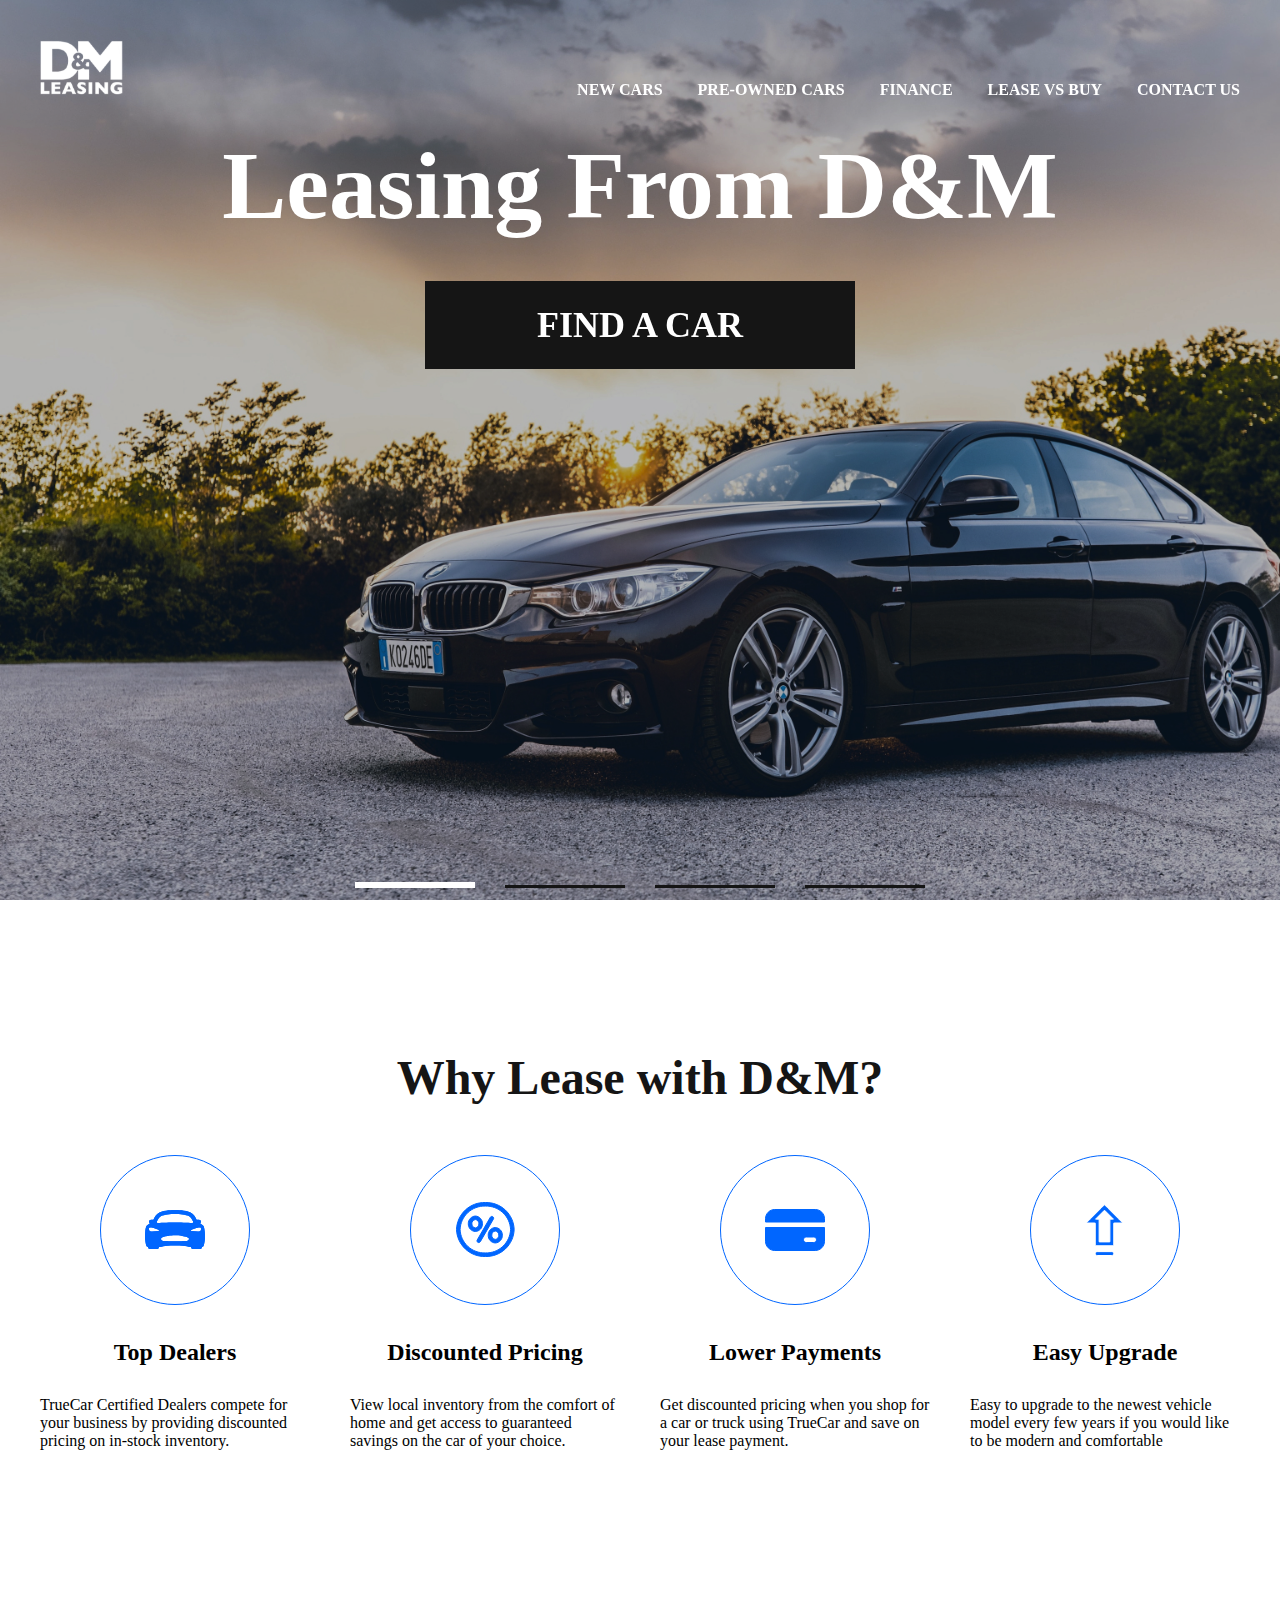
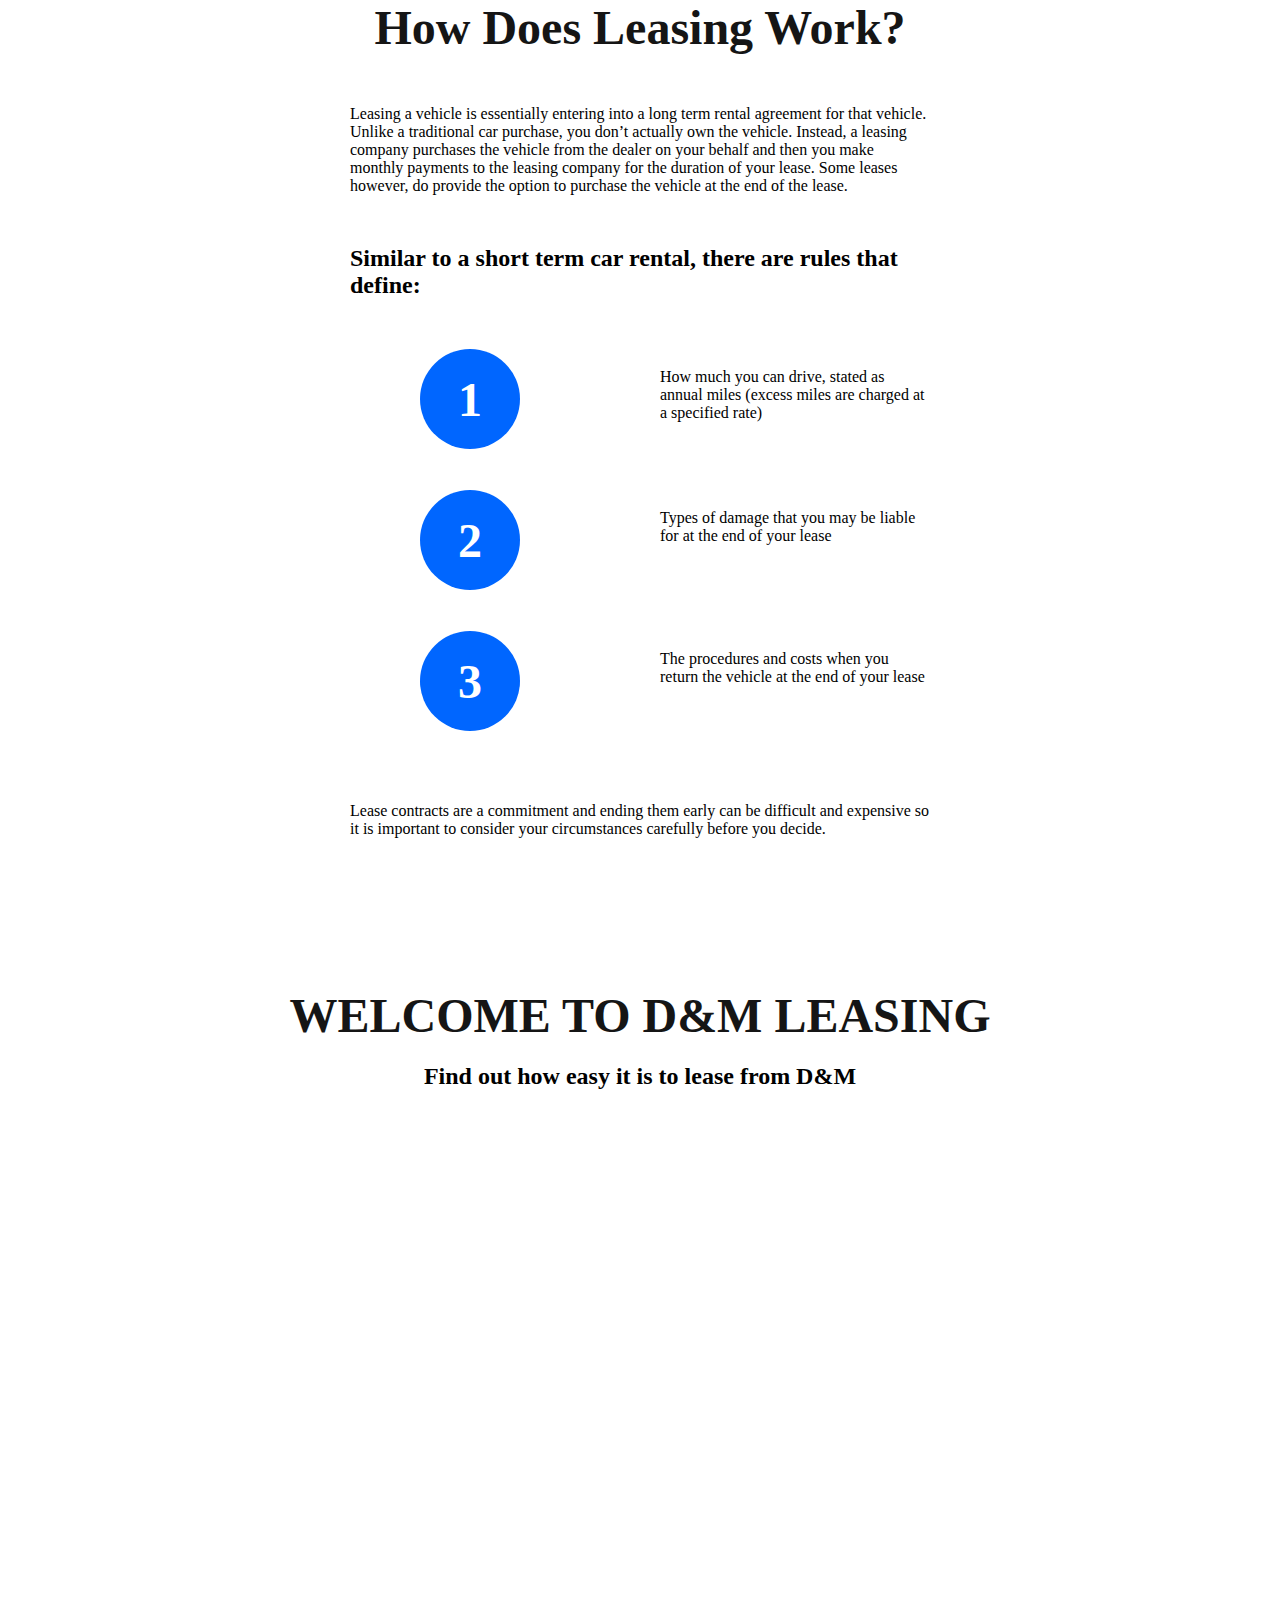
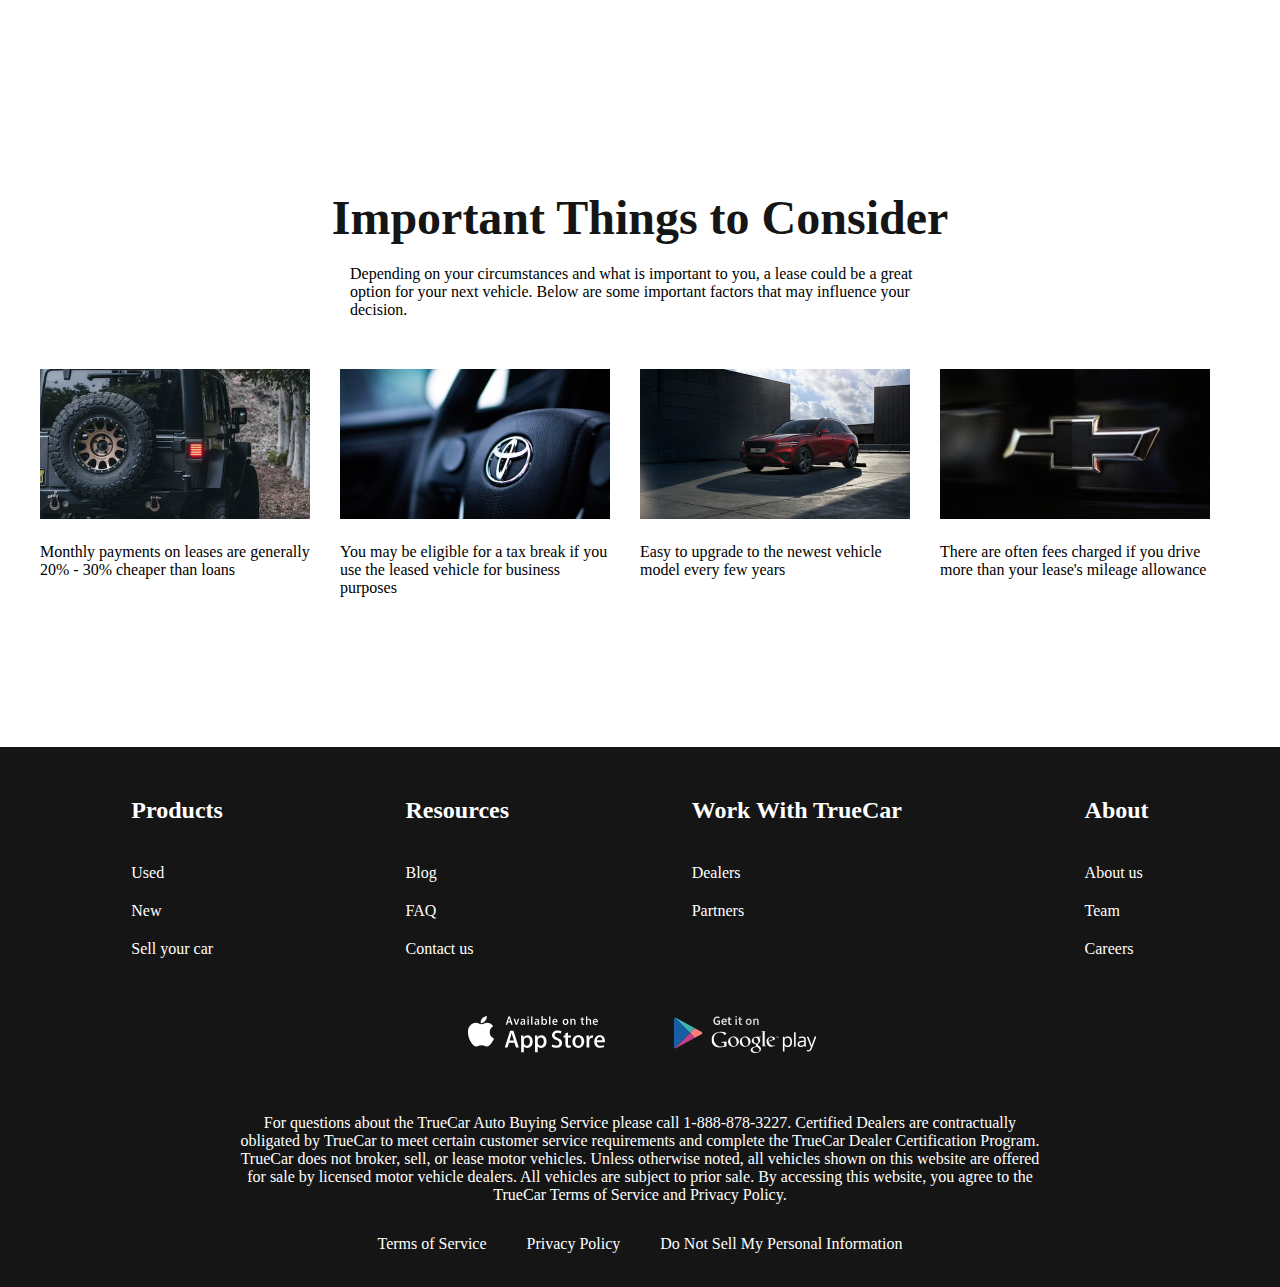
<file: index.html>
<!DOCTYPE html>
<html lang="en">

<head>
    <meta charset="UTF-8">
    <meta http-equiv="X-UA-Compatible" content="IE=edge">
    <meta name="viewport" content="width=device-width, initial-scale=1.0">
    <title>DM leasing</title>
    <link rel="preconnect" href="https://fonts.googleapis.com">
    <link rel="preconnect" href="https://fonts.gstatic.com" crossorigin>
    <link href="https://fonts.googleapis.com/css2?family=Inter:wght@400;700&display=swap" rel="stylesheet">
    <!--По умолчанию на fonts.google.com стоит латиница. Если сайт на русском, нужно выбрать cyrillic на сайте в поле language-->

    <link rel="stylesheet" href="css/swiper-bundle.css">
    <link rel="stylesheet" href="css/style.css" />
</head>

<body>
    <div class="wrapper">
        <header class="header header-main">
            <div class="container">
                <div class="header__inner">
                    <a class="logo" href="index.html">
                        <img class="logo__img" src="assets/svg/header-logo.svg" alt="logo">
                    </a>
                    <nav class="menu">
                        <button class="menu__btn">
                            <span></span>
                            <span></span>
                            <span></span>
                        </button>
                        <ul class="menu__list">
                            <li class="menu__list-item">
                                <a class="menu__list-link" href="new-cars.html">NEW CARS</a>
                            </li>
                            <li class="menu__list-item">
                                <a class="menu__list-link" href="#">PRE-OWNED CARS</a>
                            </li>
                            <li class="menu__list-item">
                                <a class="menu__list-link" href="#">FINANCE</a>
                            </li>
                            <li class="menu__list-item">
                                <a class="menu__list-link" href="#">LEASE VS BUY</a>
                            </li>
                            <li class="menu__list-item">
                                <a class="menu__list-link" href="contacts.html">CONTACT US</a>
                            </li>
                        </ul>
                    </nav>
                </div>
            </div>

        </header>
        <main class="main">

            <section class="top">
                <div class="container">
                    <h1 class="title">Leasing From D&M</h1>
                    <a href="#" class="top__link">FIND A CAR</a>
                </div>

            </section>

            <div class="slider">
                <div class="swiper">
                    <div class="swiper-wrapper">
                        <div class="swiper-slide" style="background-image: url(assets/img/slide-1.jpg);"></div>
                        <div class="swiper-slide" style="background-image: url(assets/img/slide-1.jpg);"></div>
                        <div class="swiper-slide" style="background-image: url(assets/img/slide-1.jpg);"></div>
                        <div class="swiper-slide" style="background-image: url(assets/img/slide-1.jpg);"></div>

                        <!--Изображения, которые должны меньться через админку сайта, прописываются инлайн в html, а не в css-->

                    </div>
                    <div class="swiper-pagination"></div>
                </div>
            </div>
            <section class="why-lease">
                <div class="container">
                    <h2 class="section-title">Why Lease with D&M?</h2>
                    <ul class="why-lease__list">
                        <li class="why-lease__item">
                            <img class="why-lease__item-img" src="assets/svg/top-dealers.svg" alt="auto icon">
                            <h3 class="why-lease__item-title">Top Dealers</h3>
                            <p class="why-lease__item-text">TrueCar Certified Dealers compete for your business by
                                providing discounted pricing on in-stock inventory.</p>
                        </li>
                        <li class="why-lease__item">
                            <img class="why-lease__item-img" src="assets/svg/discounted-pricing.svg"
                                alt="discount icon">
                            <h3 class="why-lease__item-title">Discounted Pricing</h3>
                            <p class="why-lease__item-text">View local inventory from the comfort of home and get access
                                to guaranteed savings on the car of your choice.</p>
                        </li>
                        <li class="why-lease__item">
                            <img class="why-lease__item-img" src="assets/svg/lower-payment.svg" alt="credit-card icon">
                            <h3 class="why-lease__item-title">Lower Payments</h3>
                            <p class="why-lease__item-text">Get discounted pricing when you shop for a car or truck
                                using TrueCar and save on your lease payment.</p>
                        </li>
                        <li class="why-lease__item">
                            <img class="why-lease__item-img" src="assets/svg/easy-upgrade.svg" alt="arrow icon">
                            <h3 class="why-lease__item-title">Easy Upgrade</h3>
                            <p class="why-lease__item-text">Easy to upgrade to the newest vehicle model every few years
                                if you would like to be modern and comfortable</p>
                        </li>
                    </ul>
                </div>
            </section>
            <section class="how-does">
                <div class="container">
                    <div class="how-does__inner">
                        <h2 class="section-title">How Does Leasing Work?</h2>
                        <p class="how-does__text">Leasing a vehicle is essentially entering into a long term rental
                            agreement for that vehicle. Unlike a traditional car purchase, you don’t actually own the
                            vehicle. Instead, a leasing company purchases the vehicle from the dealer on your behalf and
                            then you make monthly payments to the leasing company for the duration of your lease. Some
                            leases however, do provide the option to purchase the vehicle at the end of the lease.</p>
                        <h4 class="how-does__title">Similar to a short term car rental, there are rules that define:
                        </h4>
                        <ol class="how-does__list">
                            <li class="how-does__item">How much you can drive, stated as annual miles (excess miles are
                                charged at a specified rate)</li>
                            <li class="how-does__item">Types of damage that you may be liable for at the end of your
                                lease</li>
                            <li class="how-does__item">The procedures and costs when you return the vehicle at the end
                                of your lease</li>
                        </ol>
                        <p class="how-does__text">Lease contracts are a commitment and ending them early can be
                            difficult and expensive so it is important to consider your circumstances carefully before
                            you decide.</p>
                    </div>
                </div>
            </section>
            <section class="welcome-video">
                <div class="container">
                    <h2 class="section-title video-title">WELCOME TO D&M LEASING</h2>
                    <p class="video__text">Find out how easy it is to lease from D&M</p>

                    <iframe class="welcome-video__content" width="1000" height="500"
                        src="https://www.youtube.com/embed/1RBpS2SXwi4" title="YouTube video player" frameborder="0"
                        allow="accelerometer; autoplay; clipboard-write; encrypted-media; gyroscope; picture-in-picture; web-share"
                        allowfullscreen></iframe>
                </div>
            </section>
            <section class="into-consideration">
                <div class="container">
                    <h2 class="section-title into-consideration__title">Important Things to Consider</h2>
                    <p class="consideration__text">Depending on your circumstances and what is important to you, a lease
                        could be a great option for your next vehicle. Below are some important factors that may
                        influence your decision.</p>
                    <ul class="into-consideration__list">
                        <li class="into-consideration__item">
                            <img class="into-consideration__img" src="assets/svg/mounthly-payment.svg" alt="car icon">
                            <p class="into-consideration__text">Monthly payments on leases are generally 20% - 30%
                                cheaper than loans</p>

                        </li>
                        <li class="into-consideration__item">
                            <img class="into-consideration__img" src="assets/svg/steering-wheel.svg"
                                alt="steering wheel">
                            <p class="into-consideration__text">You may be eligible for a tax break if you use the
                                leased vehicle for business purposes</p>

                        </li>
                        <li class="into-consideration__item">
                            <img class="into-consideration__img" src="assets/svg/upgrade.svg" alt="car">
                            <p class="into-consideration__text">Easy to upgrade to the newest vehicle model every few
                                years</p>

                        </li>
                        <li class="into-consideration__item">
                            <img class="into-consideration__img" src="assets/svg/car-lable.svg" alt="car lable">
                            <p class="into-consideration__text">There are often fees charged if you drive more than your
                                lease's mileage allowance</p>

                        </li>
                    </ul>
                </div>
            </section>


        </main>

        <footer class="footer">
            <div class="container">
                <nav class="footer__menu">
                    <ul class="footer__menu-list">
                        <li class="footer__menu-item">
                            <p class="footer__menu-title">Products</p>
                        </li>
                        <li class="footer__menu-item">
                            <a href="#" class="footer__menu-link">Used</a>
                        </li>
                        <li class="footer__menu-item">
                            <a href="#" class="footer__menu-link">New</a>
                        </li>
                        <li class="footer__menu-item">
                            <a href="#" class="footer__menu-link">Sell your car</a>
                        </li>
                    </ul>
                    <ul class="footer__menu-list">
                        <li class="footer__menu-item">
                            <p class="footer__menu-title">Resources</p>
                        </li>
                        <li class="footer__menu-item">
                            <a href="#" class="footer__menu-link">Blog</a>
                        </li>
                        <li class="footer__menu-item">
                            <a href="#" class="footer__menu-link">FAQ</a>
                        </li>
                        <li class="footer__menu-item">
                            <a href="#" class="footer__menu-link">Contact us</a>
                        </li>
                    </ul>
                    <ul class="footer__menu-list">
                        <li class="footer__menu-item">
                            <p class="footer__menu-title">Work With TrueCar</p>
                        </li>
                        <li class="footer__menu-item">
                            <a href="#" class="footer__menu-link">Dealers</a>
                        </li>
                        <li class="footer__menu-item">
                            <a href="#" class="footer__menu-link">Partners</a>
                        </li>

                    </ul>
                    <ul class="footer__menu-list">
                        <li class="footer__menu-item">
                            <p class="footer__menu-title">About</p>
                        </li>
                        <li class="footer__menu-item">
                            <a href="#" class="footer__menu-link">About us</a>
                        </li>
                        <li class="footer__menu-item">
                            <a href="#" class="footer__menu-link">Team</a>
                        </li>
                        <li class="footer__menu-item">
                            <a href="#" class="footer__menu-link">Careers</a>
                        </li>
                    </ul>
                </nav>
                <ul class="app">
                    <li class="app__item">
                        <a href="#" class="app__item-link">
                            <img class="app__item-img" src="assets/svg/appstore.svg" alt="appstore icon">
                        </a>
                    </li>
                    <li class="app__item">
                        <a href="#" class="app__item-link">
                            <img class="app__item-img" src="assets/svg/googleplay.svg" alt="googleplay icon">
                        </a>
                    </li>
                </ul>
                <div class="footer__copy">
                    <p class="footer__copy-text">For questions about the TrueCar Auto Buying Service please call
                        1-888-878-3227.
                        Certified Dealers are contractually obligated by TrueCar to meet certain customer service
                        requirements and complete the TrueCar Dealer Certification Program.</p>
                    <p class="footer__copy-text">TrueCar does not broker, sell, or lease motor vehicles. Unless
                        otherwise noted, all vehicles
                        shown on this website are offered for sale by licensed motor vehicle dealers. All vehicles are
                        subject to prior sale. By accessing this website, you agree to the TrueCar Terms of Service and
                        Privacy Policy.</p>
                </div>
                <nav class="copy__nav">
                    <ul class="copy__nav-list">
                        <li class="copy__nav-item">
                            <a href="#" class="copy__nav-link">Terms of Service</a>
                        </li>
                        <li class="copy__nav-item">
                            <a href="#" class="copy__nav-link">Privacy Policy</a>
                        </li>
                        <li class="copy__nav-item">
                            <a href="#" class="copy__nav-link">Do Not Sell My Personal Information</a>
                        </li>

                    </ul>
                </nav>
            </div>
        </footer>
    </div>




    <script src="js/swiper-bundle.min.js"></script>
    <script src="js/main.js"></script>
</body>

</html>
</file>
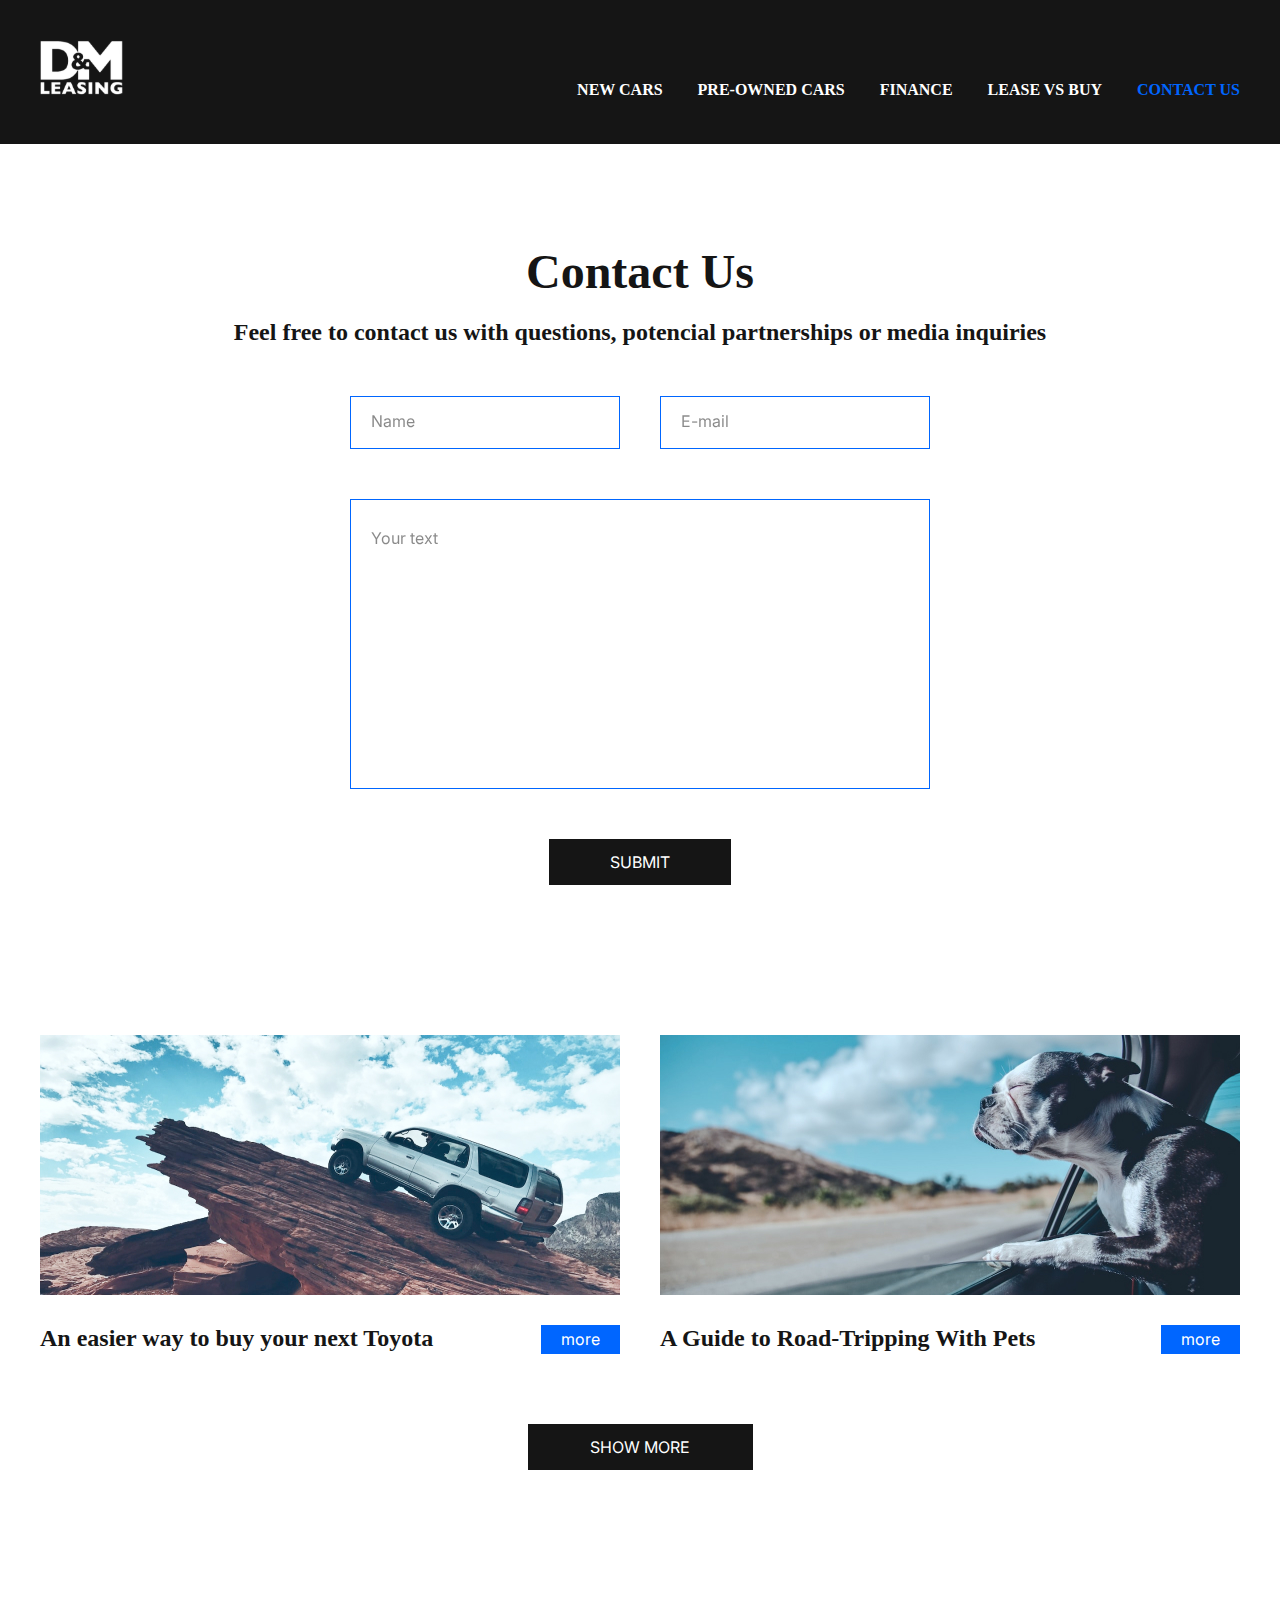
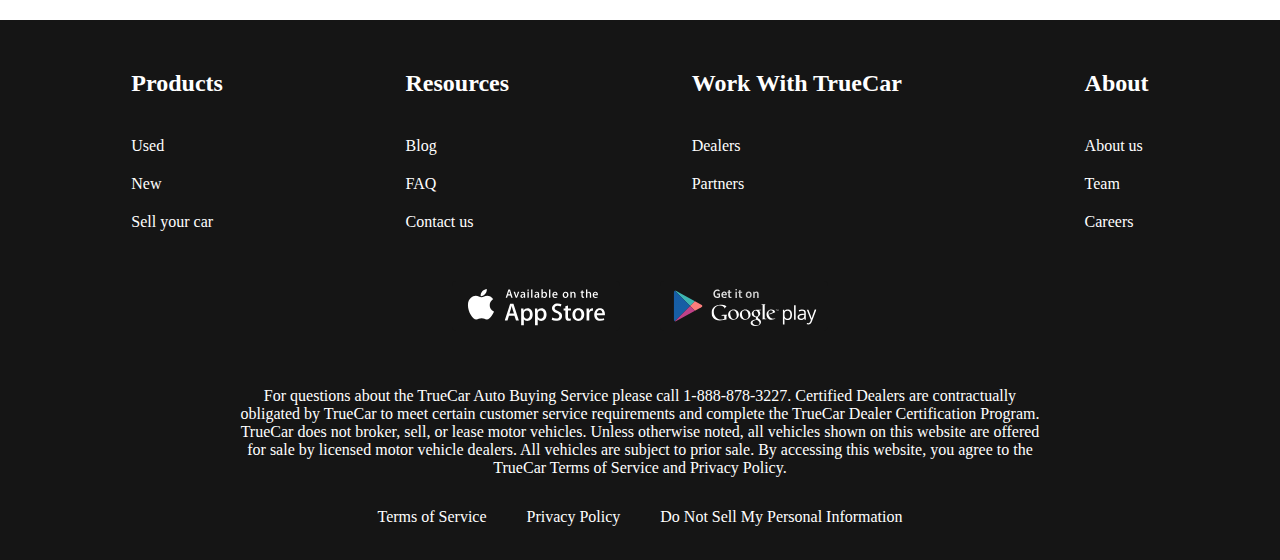
<file: contacts.html>
<!DOCTYPE html>
<html lang="en">

<head>
    <meta charset="UTF-8">
    <meta http-equiv="X-UA-Compatible" content="IE=edge">
    <meta name="viewport" content="width=device-width, initial-scale=1.0">
    <title>DM leasing</title>
    <link rel="preconnect" href="https://fonts.googleapis.com">
    <link rel="preconnect" href="https://fonts.gstatic.com" crossorigin>
    <link href="https://fonts.googleapis.com/css2?family=Inter:wght@400;700&display=swap" rel="stylesheet">
    <!--По умолчанию на fonts.google.com стоит латиница. Если сайт на русском, нужно выбрать cyrillic на сайте в поле language-->

    <link rel="stylesheet" href="css/style.css">
</head>

<body>
    <div class="wrapper">
        <header class="header">
            <div class="container">
                <div class="header__inner">
                    <a class="logo" href="index.html">
                        <img class="logo__img" src="assets/svg/header-logo.svg" alt="logo">
                    </a>
                    <nav class="menu">
                        <button class="menu__btn">
                            <span></span>
                            <span></span>
                            <span></span>
                        </button>
                        <ul class="menu__list">
                            <li class="menu__list-item">
                                <a class="menu__list-link" href="new-cars.html">NEW CARS</a>
                            </li>
                            <li class="menu__list-item">
                                <a class="menu__list-link" href="#">PRE-OWNED CARS</a>
                            </li>
                            <li class="menu__list-item">
                                <a class="menu__list-link" href="#">FINANCE</a>
                            </li>
                            <li class="menu__list-item">
                                <a class="menu__list-link" href="#">LEASE VS BUY</a>
                            </li>
                            <li class="menu__list-item">
                                <a class="menu__list-link menu__list-link--active" href="#">CONTACT US</a>
                            </li>
                        </ul>
                    </nav>
                </div>
            </div>

        </header>
        <main class="main">
            <section class="contacts">
                <div class="container">
                    <h2 class="section-title contacts__title">Contact Us</h2>
                    <p class="contacts__text">Feel free to contact us with questions, potencial partnerships or media
                        inquiries</p>
                    <form action="#" class="form">
                        <input type="text" class="form__input" placeholder="Name">
                        <input type="email" class="form__input" placeholder="E-mail">
                        <textarea class="form__textarea" placeholder="Your text"></textarea>
                        <button class="form__button" type="submit">SUBMIT</button>
                    </form>
                </div>
            </section>

            <section class="blog">
                <div class="container">
                    <div class="blog__items">
                        <div class="blog__item">
                            <img src="assets/img/blog-img1.jpg" alt="car on cliff" class="blog__item-img">
                            <h4 class="blog__item-title">An easier way to buy your next Toyota</h4>
                            <a href="#" class="blog__item-link">more</a>
                        </div>
                        <div class="blog__item">
                            <img src="assets/img/blog-img2.jpg" alt="car on cliff" class="blog__item-img">
                            <h4 class="blog__item-title">A Guide to Road-Tripping With Pets</h4>
                            <a href="#" class="blog__item-link">more</a>
                        </div>
                    </div>
                    <a href="#" class="showmore__link">SHOW MORE</a>
                </div>
            </section>


        </main>
        <footer class="footer">
            <div class="container">
                <nav class="footer__menu">
                    <ul class="footer__menu-list">
                        <li class="footer__menu-item">
                            <p class="footer__menu-title">Products</p>
                        </li>
                        <li class="footer__menu-item">
                            <a href="#" class="footer__menu-link">Used</a>
                        </li>
                        <li class="footer__menu-item">
                            <a href="#" class="footer__menu-link">New</a>
                        </li>
                        <li class="footer__menu-item">
                            <a href="#" class="footer__menu-link">Sell your car</a>
                        </li>
                    </ul>
                    <ul class="footer__menu-list">
                        <li class="footer__menu-item">
                            <p class="footer__menu-title">Resources</p>
                        </li>
                        <li class="footer__menu-item">
                            <a href="#" class="footer__menu-link">Blog</a>
                        </li>
                        <li class="footer__menu-item">
                            <a href="#" class="footer__menu-link">FAQ</a>
                        </li>
                        <li class="footer__menu-item">
                            <a href="#" class="footer__menu-link">Contact us</a>
                        </li>
                    </ul>
                    <ul class="footer__menu-list">
                        <li class="footer__menu-item">
                            <p class="footer__menu-title">Work With TrueCar</p>
                        </li>
                        <li class="footer__menu-item">
                            <a href="#" class="footer__menu-link">Dealers</a>
                        </li>
                        <li class="footer__menu-item">
                            <a href="#" class="footer__menu-link">Partners</a>
                        </li>

                    </ul>
                    <ul class="footer__menu-list">
                        <li class="footer__menu-item">
                            <p class="footer__menu-title">About</p>
                        </li>
                        <li class="footer__menu-item">
                            <a href="#" class="footer__menu-link">About us</a>
                        </li>
                        <li class="footer__menu-item">
                            <a href="#" class="footer__menu-link">Team</a>
                        </li>
                        <li class="footer__menu-item">
                            <a href="#" class="footer__menu-link">Careers</a>
                        </li>
                    </ul>
                </nav>
                <ul class="app">
                    <li class="app__item">
                        <a href="#" class="app__item-link">
                            <img class="app__item-img" src="assets/svg/appstore.svg" alt="appstore icon">
                        </a>
                    </li>
                    <li class="app__item">
                        <a href="#" class="app__item-link">
                            <img class="app__item-img" src="assets/svg/googleplay.svg" alt="googleplay icon">
                        </a>
                    </li>
                </ul>
                <div class="footer__copy">
                    <p class="footer__copy-text">For questions about the TrueCar Auto Buying Service please call
                        1-888-878-3227.
                        Certified Dealers are contractually obligated by TrueCar to meet certain customer service
                        requirements and complete the TrueCar Dealer Certification Program.</p>
                    <p class="footer__copy-text">TrueCar does not broker, sell, or lease motor vehicles. Unless
                        otherwise noted, all vehicles
                        shown on this website are offered for sale by licensed motor vehicle dealers. All vehicles are
                        subject to prior sale. By accessing this website, you agree to the TrueCar Terms of Service and
                        Privacy Policy.</p>
                </div>
                <nav class="copy__nav">
                    <ul class="copy__nav-list">
                        <li class="copy__nav-item">
                            <a href="#" class="copy__nav-link">Terms of Service</a>
                        </li>
                        <li class="copy__nav-item">
                            <a href="#" class="copy__nav-link">Privacy Policy</a>
                        </li>
                        <li class="copy__nav-item">
                            <a href="#" class="copy__nav-link">Do Not Sell My Personal Information</a>
                        </li>

                    </ul>
                </nav>
            </div>
        </footer>
    </div>





    <script src="js/main.js"></script>
</body>

</html>
</file>
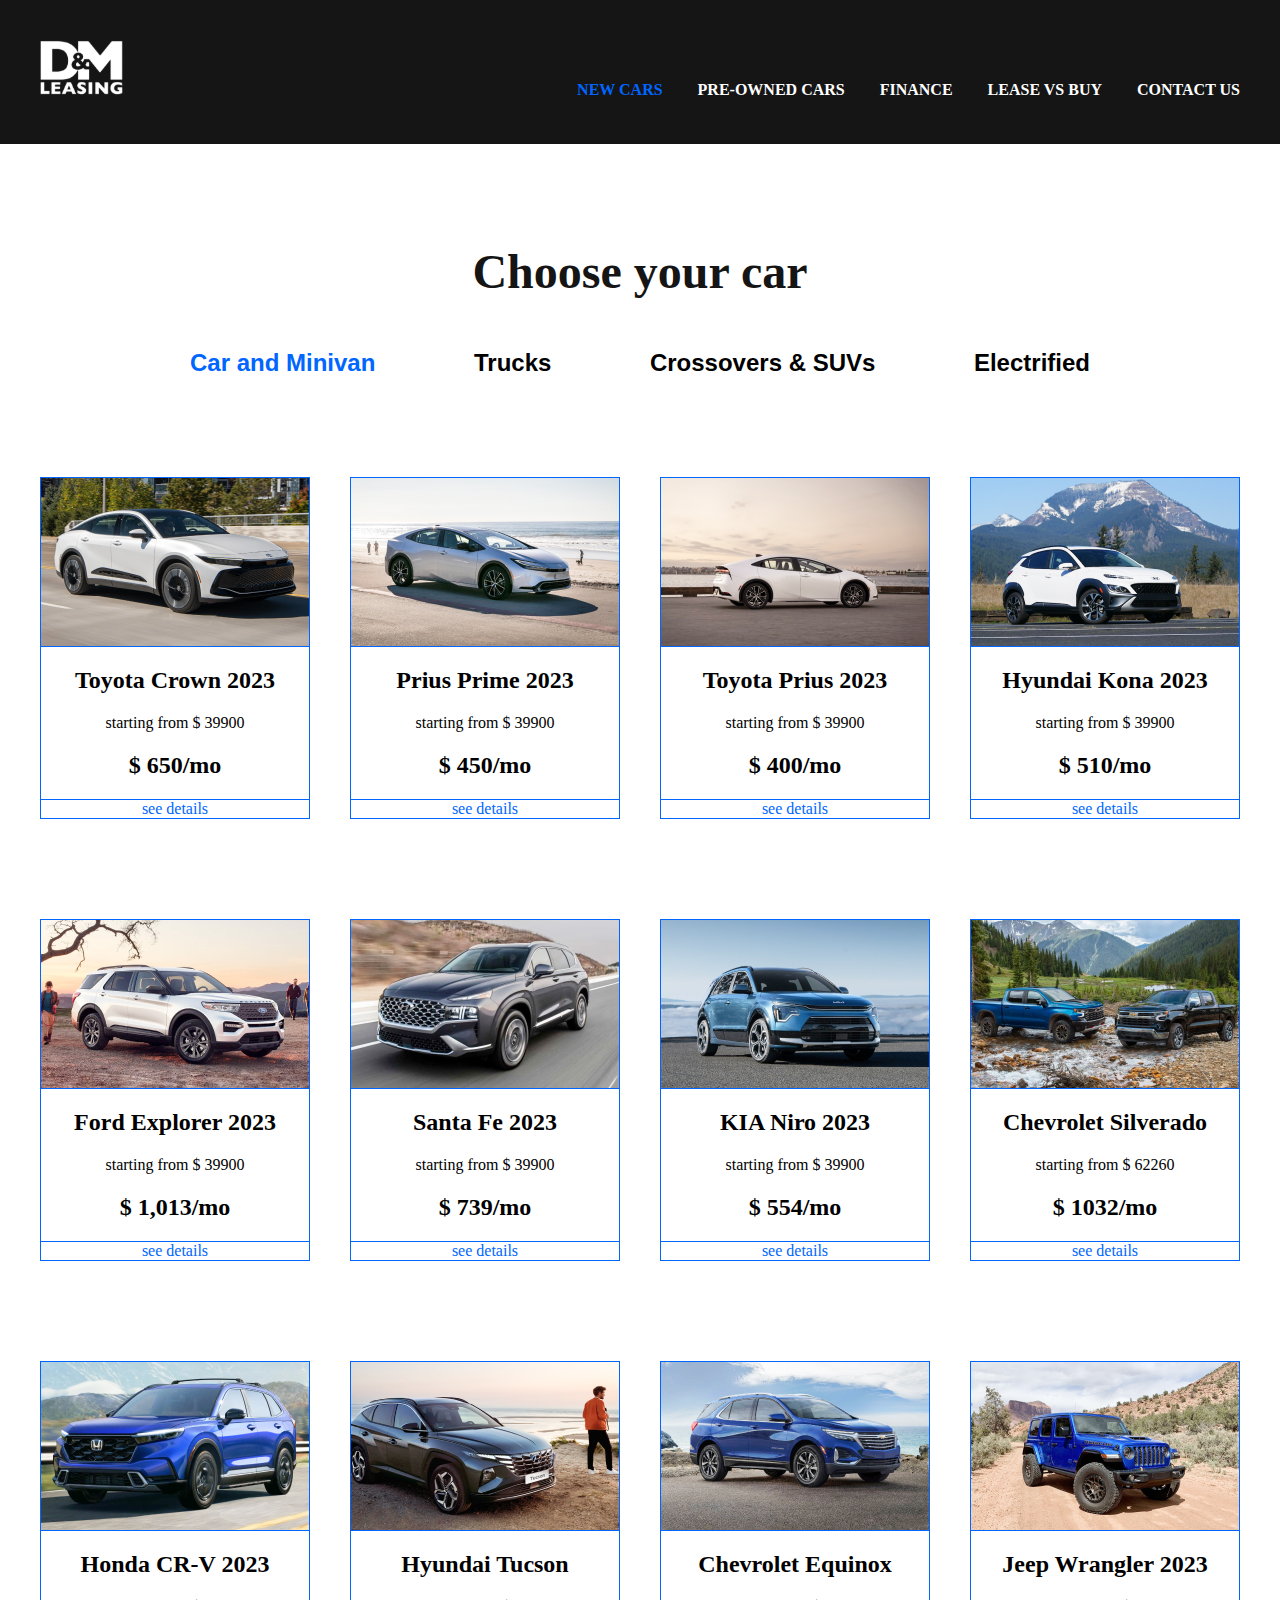
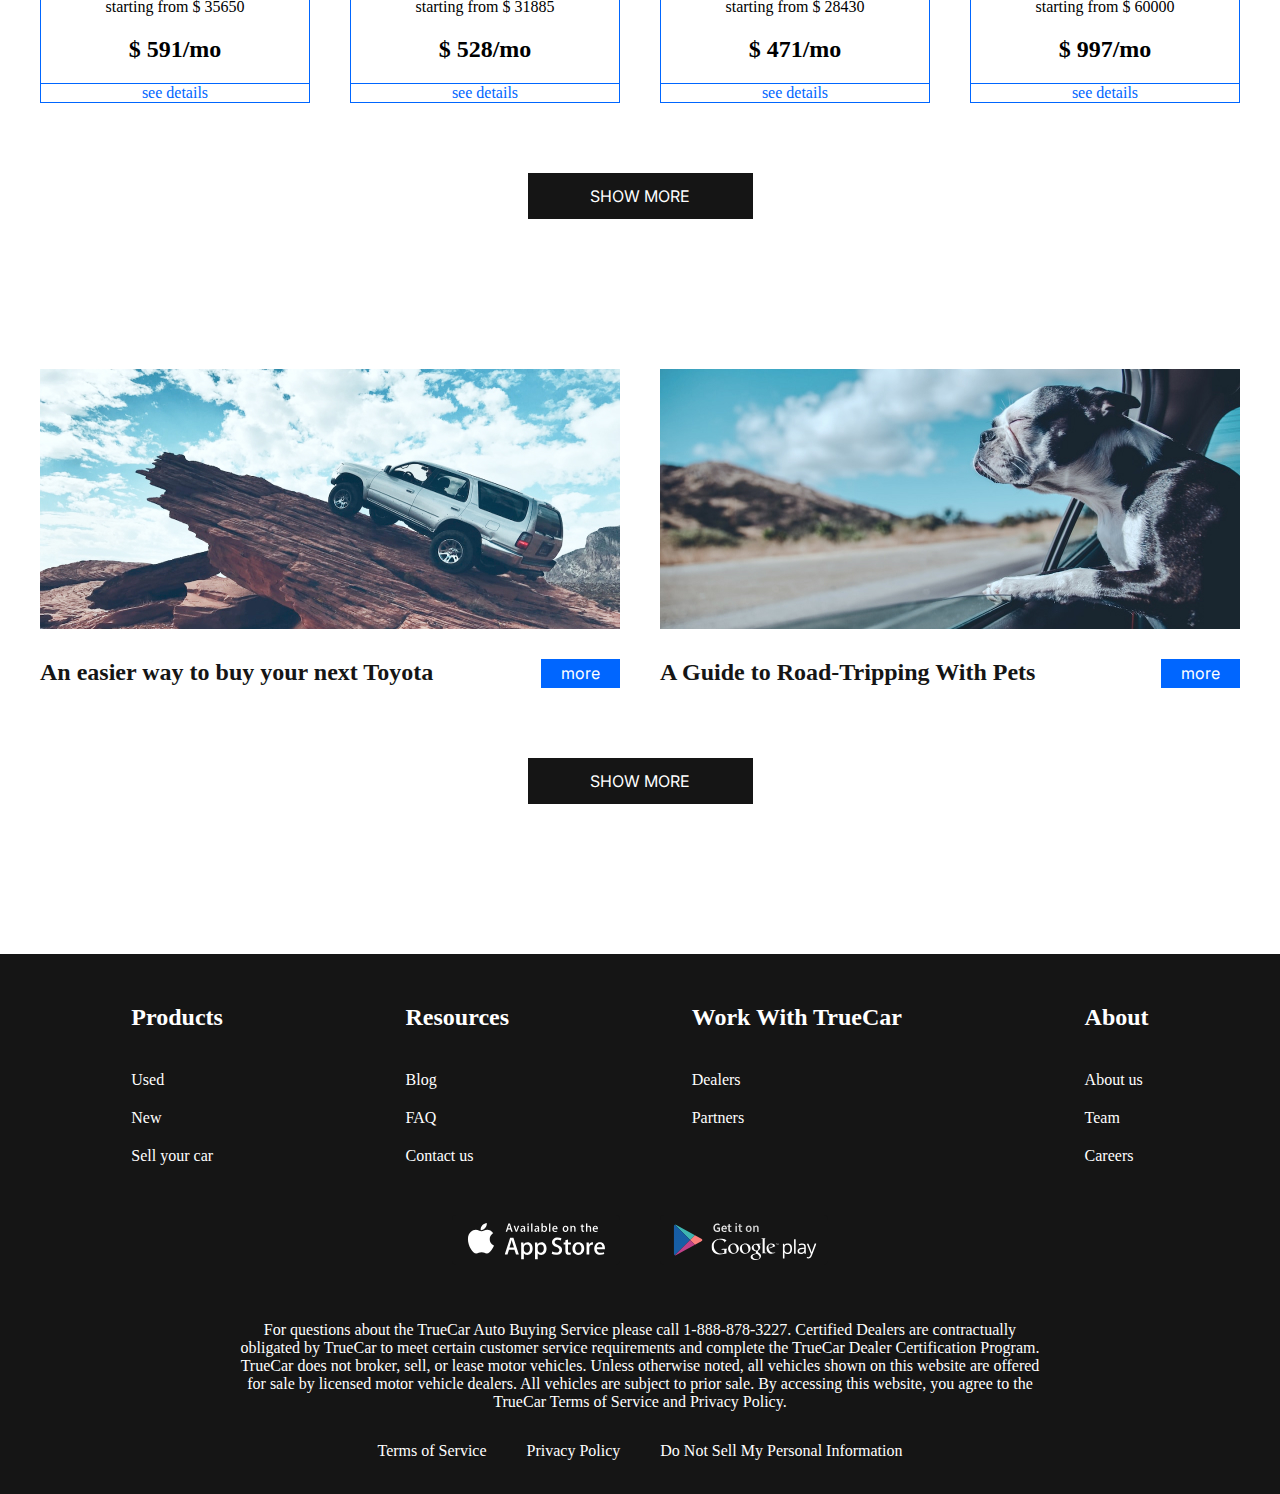
<file: new-cars.html>
<!DOCTYPE html>
<html lang="en">

<head>
    <meta charset="UTF-8">
    <meta http-equiv="X-UA-Compatible" content="IE=edge">
    <meta name="viewport" content="width=device-width, initial-scale=1.0">
    <title>DM leasing</title>
    <link rel="preconnect" href="https://fonts.googleapis.com">
    <link rel="preconnect" href="https://fonts.gstatic.com" crossorigin>
    <link href="https://fonts.googleapis.com/css2?family=Inter:wght@400;700&display=swap" rel="stylesheet">
    <!--По умолчанию на fonts.google.com стоит латиница. Если сайт на русском, нужно выбрать cyrillic на сайте в поле language-->

    <link rel="stylesheet" href="css/style.css">
</head>

<body>
    <div class="wrapper">
        <header class="header">
            <div class="container">
                <div class="header__inner">
                    <a class="logo" href="index.html">
                        <img class="logo__img" src="assets/svg/header-logo.svg" alt="logo">
                    </a>
                    <nav class="menu">
                        <button class="menu__btn">
                            <span></span>
                            <span></span>
                            <span></span>
                        </button>
                        <ul class="menu__list">
                            <li class="menu__list-item">
                                <a class="menu__list-link menu__list-link--active" href="#">NEW CARS</a>
                            </li>
                            <li class="menu__list-item">
                                <a class="menu__list-link" href="#">PRE-OWNED CARS</a>
                            </li>
                            <li class="menu__list-item">
                                <a class="menu__list-link" href="#">FINANCE</a>
                            </li>
                            <li class="menu__list-item">
                                <a class="menu__list-link" href="#">LEASE VS BUY</a>
                            </li>
                            <li class="menu__list-item">
                                <a class="menu__list-link" href="contacts.html">CONTACT US</a>
                            </li>
                        </ul>
                    </nav>
                </div>
            </div>

        </header>
        <main class="main">
            <section class="choose">
                <div class="container">
                    <h2 class="section-title">Choose your car</h2>

                    <div class="tabs">
                        <div class="tabs__btn">

                            <button class="tabs__btn-item tabs__btn-item--active" data-button="content-1">Car and
                                Minivan</button>

                            <button class="tabs__btn-item" data-button="content-2">Trucks</button>

                            <button class="tabs__btn-item" data-button="content-3">Crossovers & SUVs</button>

                            <button class="tabs__btn-item" data-button="content-4">Electrified</button>
                        </div>
                        <div class="tabs__content">
                            <div class="tabs__content-item tabs__content-item--active" id="content-1">
                                <div class="card">
                                    <img src="assets/img/card-1.jpg" alt="car" class="card__img">
                                    <div class="card__content">
                                        <h4 class="card__title">Toyota Crown 2023</h4>
                                        <p class="card__text">starting from $ 39900</p>
                                        <p class="card__price">$ 650/mo</p>
                                    </div>
                                    <a href="#" class="card__link">see details</a>
                                </div>
                                <div class="card">
                                    <img src="assets/img/card-2.jpg" alt="car" class="card__img">
                                    <div class="card__content">
                                        <h4 class="card__title">Prius Prime 2023</h4>
                                        <p class="card__text">starting from $ 39900</p>
                                        <p class="card__price"> $ 450/mo</p>
                                    </div>
                                    <a href="#" class="card__link">see details</a>
                                </div>
                                <div class="card">
                                    <img src="assets/img/card-3.jpg" alt="car" class="card__img">
                                    <div class="card__content">
                                        <h4 class="card__title">Toyota Prius 2023</h4>
                                        <p class="card__text">starting from $ 39900</p>
                                        <p class="card__price">$ 400/mo</p>
                                    </div>
                                    <a href="#" class="card__link">see details</a>
                                </div>
                                <div class="card">
                                    <img src="assets/img/card-4.jpg" alt="car" class="card__img">
                                    <div class="card__content">
                                        <h4 class="card__title">Hyundai Kona 2023</h4>
                                        <p class="card__text">starting from $ 39900</p>
                                        <p class="card__price">$ 510/mo</p>
                                    </div>
                                    <a href="#" class="card__link">see details</a>
                                </div>


                                <div class="card">
                                    <img src="assets/img/card-5.jpg" alt="car" class="card__img">
                                    <div class="card__content">
                                        <h4 class="card__title">Ford Explorer 2023</h4>
                                        <p class="card__text">starting from $ 39900</p>
                                        <p class="card__price">$ 1,013/mo</p>
                                    </div>
                                    <a href="#" class="card__link">see details</a>
                                </div>
                                <div class="card">
                                    <img src="assets/img/card-6.jpg" alt="car" class="card__img">
                                    <div class="card__content">
                                        <h4 class="card__title">Santa Fe 2023</h4>
                                        <p class="card__text">starting from $ 39900</p>
                                        <p class="card__price"> $ 739/mo</p>
                                    </div>
                                    <a href="#" class="card__link">see details</a>
                                </div>
                                <div class="card">
                                    <img src="assets/img/card-7.jpg" alt="car" class="card__img">
                                    <div class="card__content">
                                        <h4 class="card__title">KIA Niro 2023</h4>
                                        <p class="card__text">starting from $ 39900</p>
                                        <p class="card__price">$ 554/mo</p>
                                    </div>
                                    <a href="#" class="card__link">see details</a>
                                </div>
                                <div class="card">
                                    <img src="assets/img/card-8.jpg" alt="car" class="card__img">
                                    <div class="card__content">
                                        <h4 class="card__title">Chevrolet Silverado</h4>
                                        <p class="card__text">starting from $ 62260</p>
                                        <p class="card__price">$ 1032/mo</p>
                                    </div>
                                    <a href="#" class="card__link">see details</a>
                                </div>


                                <div class="card">
                                    <img src="assets/img/card-9.jpg" alt="car" class="card__img">
                                    <div class="card__content">
                                        <h4 class="card__title">Honda CR-V 2023</h4>
                                        <p class="card__text">starting from $ 35650</p>
                                        <p class="card__price">$ 591/mo</p>
                                    </div>
                                    <a href="#" class="card__link">see details</a>
                                </div>
                                <div class="card">
                                    <img src="assets/img/card-10.jpg" alt="car" class="card__img">
                                    <div class="card__content">
                                        <h4 class="card__title">Hyundai Tucson</h4>
                                        <p class="card__text">starting from $ 31885</p>
                                        <p class="card__price"> $ 528/mo</p>
                                    </div>
                                    <a href="#" class="card__link">see details</a>
                                </div>
                                <div class="card">
                                    <img src="assets/img/card-11.jpg" alt="car" class="card__img">
                                    <div class="card__content">
                                        <h4 class="card__title">Chevrolet Equinox </h4>
                                        <p class="card__text">starting from $ 28430</p>
                                        <p class="card__price">$ 471/mo</p>
                                    </div>
                                    <a href="#" class="card__link">see details</a>
                                </div>
                                <div class="card">
                                    <img src="assets/img/card-12.jpg" alt="car" class="card__img">
                                    <div class="card__content">
                                        <h4 class="card__title">Jeep Wrangler 2023</h4>
                                        <p class="card__text">starting from $ 60000</p>
                                        <p class="card__price">$ 997/mo</p>
                                    </div>
                                    <a href="#" class="card__link">see details</a>
                                </div>
                            </div>
                            <div class="tabs__content-item" id="content-2">
                                <div class="card">
                                    <img src="assets/img/card-1.jpg" alt="car" class="card__img">
                                    <div class="card__content">
                                        <h4 class="card__title">Toyota Crown 2023</h4>
                                        <p class="card__text">starting from $ 39900</p>
                                        <p class="card__price">$ 650/mo</p>
                                    </div>
                                    <a href="#" class="card__link">see details</a>
                                </div>
                                <div class="card">
                                    <img src="assets/img/card-2.jpg" alt="car" class="card__img">
                                    <div class="card__content">
                                        <h4 class="card__title">Prius Prime 2023</h4>
                                        <p class="card__text">starting from $ 39900</p>
                                        <p class="card__price"> $ 450/mo</p>
                                    </div>
                                    <a href="#" class="card__link">see details</a>
                                </div>
                                <div class="card">
                                    <img src="assets/img/card-3.jpg" alt="car" class="card__img">
                                    <div class="card__content">
                                        <h4 class="card__title">Toyota Prius 2023</h4>
                                        <p class="card__text">starting from $ 39900</p>
                                        <p class="card__price">$ 400/mo</p>
                                    </div>
                                    <a href="#" class="card__link">see details</a>
                                </div>
                                <div class="card">
                                    <img src="assets/img/card-4.jpg" alt="car" class="card__img">
                                    <div class="card__content">
                                        <h4 class="card__title">Hyundai Kona 2023</h4>
                                        <p class="card__text">starting from $ 39900</p>
                                        <p class="card__price">$ 510/mo</p>
                                    </div>
                                    <a href="#" class="card__link">see details</a>
                                </div>
                            </div>
                            <div class="tabs__content-item" id="content-3"><div class="card">
                                <img src="assets/img/card-1.jpg" alt="car" class="card__img">
                                <div class="card__content">
                                    <h4 class="card__title">Toyota Crown 2023</h4>
                                    <p class="card__text">starting from $ 39900</p>
                                    <p class="card__price">$ 650/mo</p>
                                </div>
                                <a href="#" class="card__link">see details</a>
                            </div>
                            <div class="card">
                                <img src="assets/img/card-2.jpg" alt="car" class="card__img">
                                <div class="card__content">
                                    <h4 class="card__title">Prius Prime 2023</h4>
                                    <p class="card__text">starting from $ 39900</p>
                                    <p class="card__price"> $ 450/mo</p>
                                </div>
                                <a href="#" class="card__link">see details</a>
                            </div>
                            <div class="card">
                                <img src="assets/img/card-3.jpg" alt="car" class="card__img">
                                <div class="card__content">
                                    <h4 class="card__title">Toyota Prius 2023</h4>
                                    <p class="card__text">starting from $ 39900</p>
                                    <p class="card__price">$ 400/mo</p>
                                </div>
                                <a href="#" class="card__link">see details</a>
                            </div>
                            <div class="card">
                                <img src="assets/img/card-4.jpg" alt="car" class="card__img">
                                <div class="card__content">
                                    <h4 class="card__title">Hyundai Kona 2023</h4>
                                    <p class="card__text">starting from $ 39900</p>
                                    <p class="card__price">$ 510/mo</p>
                                </div>
                                <a href="#" class="card__link">see details</a>
                            </div>
                            <div class="card">
                                <img src="assets/img/card-1.jpg" alt="car" class="card__img">
                                <div class="card__content">
                                    <h4 class="card__title">Toyota Crown 2023</h4>
                                    <p class="card__text">starting from $ 39900</p>
                                    <p class="card__price">$ 650/mo</p>
                                </div>
                                <a href="#" class="card__link">see details</a>
                            </div>
                            <div class="card">
                                <img src="assets/img/card-2.jpg" alt="car" class="card__img">
                                <div class="card__content">
                                    <h4 class="card__title">Prius Prime 2023</h4>
                                    <p class="card__text">starting from $ 39900</p>
                                    <p class="card__price"> $ 450/mo</p>
                                </div>
                                <a href="#" class="card__link">see details</a>
                            </div>
                            <div class="card">
                                <img src="assets/img/card-3.jpg" alt="car" class="card__img">
                                <div class="card__content">
                                    <h4 class="card__title">Toyota Prius 2023</h4>
                                    <p class="card__text">starting from $ 39900</p>
                                    <p class="card__price">$ 400/mo</p>
                                </div>
                                <a href="#" class="card__link">see details</a>
                            </div>
                            <div class="card">
                                <img src="assets/img/card-4.jpg" alt="car" class="card__img">
                                <div class="card__content">
                                    <h4 class="card__title">Hyundai Kona 2023</h4>
                                    <p class="card__text">starting from $ 39900</p>
                                    <p class="card__price">$ 510/mo</p>
                                </div>
                                <a href="#" class="card__link">see details</a>
                            </div>
                        </div>
                            <div class="tabs__content-item" id="content-4"><div class="card">
                                <img src="assets/img/card-1.jpg" alt="car" class="card__img">
                                <div class="card__content">
                                    <h4 class="card__title">Toyota Crown 2023</h4>
                                    <p class="card__text">starting from $ 39900</p>
                                    <p class="card__price">$ 650/mo</p>
                                </div>
                                <a href="#" class="card__link">see details</a>
                            </div>
                            <div class="card">
                                <img src="assets/img/card-2.jpg" alt="car" class="card__img">
                                <div class="card__content">
                                    <h4 class="card__title">Prius Prime 2023</h4>
                                    <p class="card__text">starting from $ 39900</p>
                                    <p class="card__price"> $ 450/mo</p>
                                </div>
                                <a href="#" class="card__link">see details</a>
                            </div>
                            <div class="card">
                                <img src="assets/img/card-3.jpg" alt="car" class="card__img">
                                <div class="card__content">
                                    <h4 class="card__title">Toyota Prius 2023</h4>
                                    <p class="card__text">starting from $ 39900</p>
                                    <p class="card__price">$ 400/mo</p>
                                </div>
                                <a href="#" class="card__link">see details</a>
                            </div>
                            <div class="card">
                                <img src="assets/img/card-4.jpg" alt="car" class="card__img">
                                <div class="card__content">
                                    <h4 class="card__title">Hyundai Kona 2023</h4>
                                    <p class="card__text">starting from $ 39900</p>
                                    <p class="card__price">$ 510/mo</p>
                                </div>
                                <a href="#" class="card__link">see details</a>
                            </div></div>
                        </div>

                    </div>


                    <a href="#" class="showmore__link">SHOW MORE</a>
                </div>
            </section>

            <section class="blog">
                <div class="container">
                    <div class="blog__items">
                        <div class="blog__item">
                            <img src="assets/img/blog-img1.jpg" alt="car on cliff" class="blog__item-img">
                            <h4 class="blog__item-title">An easier way to buy your next Toyota</h4>
                            <a href="#" class="blog__item-link">more</a>
                        </div>
                        <div class="blog__item">
                            <img src="assets/img/blog-img2.jpg" alt="car with pet" class="blog__item-img">
                            <h4 class="blog__item-title">A Guide to Road-Tripping With Pets</h4>
                            <a href="#" class="blog__item-link">more</a>
                        </div>
                    </div>
                    <a href="#" class="showmore__link">SHOW MORE</a>
                </div>
            </section>



        </main>
        <footer class="footer">
            <div class="container">
                <nav class="footer__menu">
                    <ul class="footer__menu-list">
                        <li class="footer__menu-item">
                            <p class="footer__menu-title">Products</p>
                        </li>
                        <li class="footer__menu-item">
                            <a href="#" class="footer__menu-link">Used</a>
                        </li>
                        <li class="footer__menu-item">
                            <a href="#" class="footer__menu-link">New</a>
                        </li>
                        <li class="footer__menu-item">
                            <a href="#" class="footer__menu-link">Sell your car</a>
                        </li>
                    </ul>
                    <ul class="footer__menu-list">
                        <li class="footer__menu-item">
                            <p class="footer__menu-title">Resources</p>
                        </li>
                        <li class="footer__menu-item">
                            <a href="#" class="footer__menu-link">Blog</a>
                        </li>
                        <li class="footer__menu-item">
                            <a href="#" class="footer__menu-link">FAQ</a>
                        </li>
                        <li class="footer__menu-item">
                            <a href="#" class="footer__menu-link">Contact us</a>
                        </li>
                    </ul>
                    <ul class="footer__menu-list">
                        <li class="footer__menu-item">
                            <p class="footer__menu-title">Work With TrueCar</p>
                        </li>
                        <li class="footer__menu-item">
                            <a href="#" class="footer__menu-link">Dealers</a>
                        </li>
                        <li class="footer__menu-item">
                            <a href="#" class="footer__menu-link">Partners</a>
                        </li>

                    </ul>
                    <ul class="footer__menu-list">
                        <li class="footer__menu-item">
                            <p class="footer__menu-title">About</p>
                        </li>
                        <li class="footer__menu-item">
                            <a href="#" class="footer__menu-link">About us</a>
                        </li>
                        <li class="footer__menu-item">
                            <a href="#" class="footer__menu-link">Team</a>
                        </li>
                        <li class="footer__menu-item">
                            <a href="#" class="footer__menu-link">Careers</a>
                        </li>
                    </ul>
                </nav>
                <ul class="app">
                    <li class="app__item">
                        <a href="#" class="app__item-link">
                            <img class="app__item-img" src="assets/svg/appstore.svg" alt="appstore icon">
                        </a>
                    </li>
                    <li class="app__item">
                        <a href="#" class="app__item-link">
                            <img class="app__item-img" src="assets/svg/googleplay.svg" alt="googleplay icon">
                        </a>
                    </li>
                </ul>
                <div class="footer__copy">
                    <p class="footer__copy-text">For questions about the TrueCar Auto Buying Service please call
                        1-888-878-3227.
                        Certified Dealers are contractually obligated by TrueCar to meet certain customer service
                        requirements and complete the TrueCar Dealer Certification Program.</p>
                    <p class="footer__copy-text">TrueCar does not broker, sell, or lease motor vehicles. Unless
                        otherwise noted, all vehicles
                        shown on this website are offered for sale by licensed motor vehicle dealers. All vehicles are
                        subject to prior sale. By accessing this website, you agree to the TrueCar Terms of Service and
                        Privacy Policy.</p>
                </div>
                <nav class="copy__nav">
                    <ul class="copy__nav-list">
                        <li class="copy__nav-item">
                            <a href="#" class="copy__nav-link">Terms of Service</a>
                        </li>
                        <li class="copy__nav-item">
                            <a href="#" class="copy__nav-link">Privacy Policy</a>
                        </li>
                        <li class="copy__nav-item">
                            <a href="#" class="copy__nav-link">Do Not Sell My Personal Information</a>
                        </li>

                    </ul>
                </nav>
            </div>
        </footer>
    </div>





    <script src="js/main.js"></script>
</body>

</html>
</file>
<file: css/style.css>
html {
  box-sizing: border-box;
  scroll-behavior: smooth;
}

*,
*::after,
*::before {
  box-sizing: inherit;
  margin: 0;
  padding: 0;
}

/*Или можно написать вместо всех строк выше только

*{
    box-sixing: border-box;
}

*/

ul {
  list-style-type: none;
}

a {
  text-decoration: none;
}

/*Чтобы прижать футер вниз и растянуть main*/

html,
body {
  height: 100%;
}

.wrapper {
  min-height: 100%;
  display: flex;
  flex-direction: column;
}

.main {
  flex-grow: 1; /*чтобы main максимально растянулся и footer прижался*/
}
/*end*/

.container {
  max-width: 1220px; /*Ширина контента в макете 1200px+добавила паддинги*/
  margin: 0 auto;
  padding: 0 10px;
}

.body {
  font-family: "Inter", sans-serif;
  font-size: 16px;
  font-weight: 400;
  line-height: 1.3;
}

.header {
  background-color: #151515;
}
.header-main {
  background-color: transparent;
  /*Подняло вверх и растянуло*/
  position: absolute;
  z-index: 10;
  left: 0;
  right: 0;
}
.header__inner {
  padding-top: 40px;
  padding-bottom: 45px;
  display: flex;
  justify-content: space-between;
  align-items: flex-end;
}
.menu__list {
  display: flex;
  gap: 35px;
}
.menu__list-item {
  list-style: none;
}

.menu__list-link {
  color: #fff;
  text-transform: uppercase;
  font-weight: 700;
}
/*Чтобы подсвечивался в меню страница, где мы находимся. Также в index.html и других html файлах страниц надо добавить данный дополнительный класс*/
.menu__list-link--active {
  color: #0066ff;
}

.footer {
  background-color: #151515;
  padding: 50px 0 32px;
  color: #fff;
}
.footer__menu {
  display: flex;
  justify-content: space-around;
  margin-bottom: 50px;
}
.footer__menu-list {
  max-width: 250px;
}
/*На случай, если заменится текст на более широкий, задаём максимаальную ширину блока, чтобы текст переносился, а не ущемлял соседей*/

.footer__menu-title {
  font-weight: 700;
  font-size: 24px;
  text-align: center;
  color: #ffffff;
  padding-bottom: 20px; /*20, а не 40, т.к. снизу уже есть padding-top 20px*/
}

.footer__menu-item + .footer__menu-item {
  padding-top: 20px;
}
/*Находит первый элемент, а применяет паддинг только к ему подобному слудующему соседу, т.е. у заголовка сверху не появится не нужнвый отступ*/
.footer__menu-link {
  color: inherit;
}

.app {
  display: flex;
  justify-content: center;
  gap: 40px;
  margin-bottom: 52px;
}

.footer__copy {
  max-width: 806px;
  margin: 0 auto 30px;
  text-align: center;
}
.copy__nav-list {
  display: flex;
  justify-content: center;
  gap: 40px;
}

.copy__nav-link {
  line-height: 130%;
  text-align: center;
  color: #ffffff;
}

.top {
  position: absolute;
  z-index: 5;
  /*Позволило поднять вверх*/
  left: 0;
  right: 0;
  color: #ffffff;
  text-align: center;
  padding-top: 130px;
  padding-bottom: 50px;
}

h1 {
  padding-bottom: 40px;
  font-weight: 700;
  font-size: 96px;
}

.top__link {
  display: inline-block;
  background-color: #151515;
  padding: 23px; /*На случай изменения контента кнопки, чтобы потом не прилипал контент к краям*/
  max-width: 430px;
  width: 100%;
  /*вместо паддингов слева и справа указано max-width и width, чтобы можно было поменять контент кнопки, но не испортился дизайн кнопки*/

  font-weight: 700;
  font-size: 36px;
  color: #ffffff;
  text-transform: uppercase;
}
.swiper::after {
  content: "";
  background: rgba(21, 21, 21, 0.3);
  position: absolute;
  z-index: 5;
  left: 0;
  right: 0;
  bottom: 0;
  top: 0;
}
/*Наложить фон на картинку слайдера. Указывается в rgba c opacity(указаны в макете, можно прописать их, замем в computed посмотреть в rgb*/

.swiper-slide {
  height: 100vh; /*100% высоты экрана*/
  background-repeat: no-repeat; /*чтобы не повторялась, если картинка маленькая, а монитор большой*/
  background-size: cover;
  background-position: center;
}

.swiper-pagination-bullet {
  width: 120px;
  height: 3px;
  background-color: #151515;
  border-radius: 0;
  opacity: 1;
  margin: 0 15px !important;
}
.swiper-pagination-bullet-active {
  height: 6px;
  background-color: #ffffff;
}

.why-lease {
  padding: 150px 0;
}

.section-title {
  margin-bottom: 50px;
  font-size: 48px;
  font-weight: 700;
  text-align: center;
}
.why-lease__list {
  display: grid;
  grid-template-columns: repeat(4, 1fr);
  gap: 40px;
  text-align: center;
}
.why-lease__item-img {
  margin-bottom: 30px;
}
.why-lease__item-title {
  font-size: 24px;
  font-weight: 700;
  margin-bottom: 30px;
}

.why-lease__item-text {
  text-align: left;
}

.how-does {
  padding-bottom: 150px;
}
.how-does__inner {
  max-width: 580px;
  margin: 0 auto;
}

.how-does__title {
  font-size: 24px;
  padding-top: 50px;
  font-weight: 700;
}

.how-does__list {
  padding: 50px 0 70px;
  counter-reset: myCounter;
}
.how-does__item {
  list-style-type: none;
  max-width: 270px;
  position: relative;
  margin-left: auto;
  padding: 19px 0 19px 240px;
  box-sizing: content-box;
  min-height: 63px;
}
.how-does__item::before {
  counter-increment: myCounter;
  content: counter(myCounter);
  display: inline-block;
  font-size: 48px;
  font-weight: 700;
  background-color: #0066ff;
  width: 100px;
  height: 100px;
  border-radius: 50%;
  color: #ffffff;
  display: flex;
  justify-content: center;
  align-items: center;
  position: absolute;
  left: 0;
  top: 0;
}
/*+ чтобы сверху у первого элемента не было отступа*/
.how-does__item + .how-does__item {
  margin-top: 40px;
}

.welcome-video {
  padding-bottom: 150px;
}

.video-title {
  margin-bottom: 20px;
}
.video__text {
  font-weight: 700;
  font-size: 24px;
  margin-bottom: 50px;
  text-align: center;
}
/*Чтобы выровнять по центру img или iframe(строчные элементы) нужно указать:*/

.welcome-video__content {
  display: block;
  margin: 0 auto;
}

.into-consideration {
  padding-bottom: 150px;
}

.into-consideration__title {
  margin-bottom: 20px;
}

.consideration__text {
  max-width: 580px;
  margin: 0 auto 50px;
  text-align: left;
}

.into-consideration__item {
  max-width: 270px;
}

.into-consideration__list {
  display: grid;
  grid-template-columns: repeat(4, 1fr);
}

.into-consideration__img {
  margin-bottom: 20px;
}

.contacts {
  padding: 100px 0 150px;
}

.contacts__title {
  font-weight: 700;
  font-size: 48px;
  color: #151515;
  margin-bottom: 20px;
}

.contacts__text {
  text-align: center;
  padding: 0 100px;
  font-weight: 700;
  font-size: 24px;
  color: #151515;
  margin-bottom: 50px;
}

.form {
  max-width: 580px;
  margin: 0 auto;
  display: flex;
  justify-content: space-between;
  flex-wrap: wrap;
}
.form__input {
  width: 270px;
  padding: 18px 20px;
  display: inline-block;
  border: 1px solid #0066ff;
  margin-bottom: 50px;
}
/*Placeholder не наследует от body стили, надо прописывать*/
.form__input::placeholder,
.form__textarea::placeholder {
  font-family: "Inter";
  font-style: normal;
  font-weight: 400;
  font-size: 16px;
  color: #151515;
  opacity: 0.5;
  line-height: 1.3;
}

.form__textarea {
  font-family: "Inter";
  font-style: normal;
  font-weight: 400;
  font-size: 16px;
  color: #151515;
  line-height: 1.3;
  width: 100%;
  height: 290px;
  border: 1px solid #0066ff;
  margin-bottom: 50px;
  padding: 28px 20px;
  resize: none; /*Чтобы не меняла размер*/
}

.form__button {
  padding: 13px 61px;
  max-width: 184px;
  margin: 0 auto;
  background: #151515;
  text-transform: uppercase;
  color: #ffffff;
  font-family: "Inter";
  font-style: normal;
  font-weight: 400;
  font-size: 16px;
  border: none;
}

.blog {
  padding-bottom: 150px;
}
.blog__items {
  display: grid;
  grid-template-columns: repeat(2, 1fr);
  gap: 40px;
  margin-bottom: 70px;
}

.blog__item {
  display: flex;
  justify-content: space-between;
  flex-wrap: wrap;
}

.blog__item-img {
  width: 100%;
  margin-bottom: 30px;
}

.blog__item-title {
  flex-basis: 446px;
  font-weight: 700;
  font-size: 24px;
  color: #151515;
}

.blog__item-link {
  padding: 4px 20px;
  font-family: "Inter";
  font-style: normal;
  font-weight: 400;
  font-size: 16px;
  line-height: 1.3;
  background: #0066ff;
  color: #ffffff;
}

.showmore__link {
  text-transform: uppercase;
  padding: 13px;
  text-align: center;

  font-family: "Inter";
  font-style: normal;
  font-weight: 400;
  font-size: 16px;
  background-color: #151515;
  color: #ffffff;

  width: 225px;
  margin: 0 auto;
  display: block;
}

.choose {
  padding: 100px 0 150px;
}

.section-title {
  font-weight: 700;
  font-size: 48px;
  color: #151515;
}

.tabs {
  margin-bottom: 70px;
}

.tabs__btn {
  padding: 0 150px 100px;
  display: flex;
  justify-content: space-between;
  gap: 80px;
}
.tabs__btn-item {
  font-size: 24px;
  font-weight: 700;
  cursor: pointer;
  border: none;
  background-color: transparent;
  padding: 0;
}
.tabs__btn-item--active {
  color: #0066ff;
}

.tabs__content-item {
  display: none;
  grid-template-columns: repeat(4, 1fr);
  gap: 100px 40px;
}

.tabs__content-item.tabs__content-item--active {
  display: grid;
}

/*gap: 100px между tabs__content-item(блок из 4шт)  по вертикали и 40px между card по горизонтали;*/
.card {
  text-align: center;
}

.card__img {
  display: block;
  width: 100%;
}

.card__content {
  padding: 0 5px;
  border: 1px solid #0066ff;
  border-top: 0;
}

.card__title {
  font-size: 24px;
  font-weight: 700;
  margin-bottom: 20px;
  padding-top: 20px;
}

.card__text {
  margin-bottom: 20px;
}

.card__price {
  margin-bottom: 20px;
  font-size: 24px;
  font-weight: 700;
}
.card__link {
  border: 1px solid #0066ff;
  border-top: 0;
  display: block;
  color: #0066ff;
}

/*Для бургер-кнопки .menu__btn и menu__btn span*/

.menu__btn {
  width: 20px;
  height: 20px;
  display: flex;
  flex-direction: column;
  justify-content: space-between;
  padding: 0;
  background-color: transparent;
  border: none;
  display: none;
}

.menu__btn span {
  height: 2px;
  background-color: #ffffff;
  width: 100%;
}

@media (max-width: 1180px) {
  .into-consideration__list {
    gap: 30px 20px;
  }
  .into-consideration__img {
    width: 100%;
  }

  .tabs__content-item {
    grid-template-columns: repeat(3, 1fr);
  }
}

@media (max-width: 1040px) {
  .welcome-video__content {
    width: 100%;
  }
  .tabs__btn {
    padding: 0 0 50px;
    gap: 20px;
  }
}
@media (max-width: 860px) {
  .why-lease__list {
    grid-template-columns: repeat(2, 1fr);
    gap: 20px;
  }
  .menu__btn {
    display: flex;
  }

  .menu__btn,
  .logo {
    position: relative;
    z-index: 10;
  }
  .menu__list {
    position: absolute;
    z-index: 5;
    background-color: #151515;
    flex-direction: column;
    align-items: center;
    height: 100vh;
    padding-top: 200px;
    top: 0;
    right: 0;
    left: 0;
    bottom: 0;
    transform: translateY(-100%);
    transition: transform 0.3s ease;
  }

  .menu__list.menu__list--active {
    transform: translateY(0%);
  }
  .into-consideration__list {
    grid-template-columns: repeat(2, 1fr);
  }
  .tabs__content-item {
    grid-template-columns: repeat(2, 1fr);
  }
}
@media (max-width: 650px) {
  .tabs__content-item {
    grid-template-columns: repeat(1, 1fr);
  }
  .tabs__btn-item {
    font-size: 18px;
  }
  .blog__items {
    grid-template-columns: repeat(1, 1fr);
  }
  .contacts {
    padding: 50px 0;
  }
  .form__input {
    width: 100%;
    margin-bottom: 30px;
  }
}

@media (max-width: 768px) {
  h1 {
    font-size: 70px;
  }
  .top__link {
    max-width: 330px;
    font-size: 28px;
    padding: 13px;
  }
  .footer__menu {
    display: grid;
    grid-template-columns: repeat(2, 1fr);
    gap: 40px;
  }
  .welcome-video__content {
    height: 400px;
  }
  .swiper-pagination-bullet {
    width: 60px;
  }
  .swiper-pagination-bullet--active {
    height: 4px;
  }
  .contacts__text {
    padding: 0;
  }
}

@media (max-width: 540px) {
  h1 {
    font-size: 60px;
  }
  .top__link {
    max-width: 310px;
    font-size: 24px;
  }

  .swiper-pagination-bullet {
    width: 35px;
    margin: 0 10px !important;
  }

  .why-lease__list {
    grid-template-columns: repeat(1, 1fr);
  }
  .why-lease {
    padding: 50px 0;
  }

  .section-title {
    font-size: 34px;
  }

  .how-does {
    padding-bottom: 50px;
  }

  .how-does__list {
    padding: 30px 0 40px;
  }
  .how-does__item {
    padding: 65px 0 19px 0;
    margin-right: auto;
  }
  .how-does__item::before {
    right: 0;
    margin: 0 auto;
    font-size: 32px;
    width: 50px;
    height: 50px;
  }
  .welcome-video {
    padding-bottom: 60px;
  }
  .welcome-video__content {
    height: 200px;
  }
  .into-consideration__list {
    grid-template-columns: repeat(1, 1fr);
  }
  .into-consideration__item {
    margin: 0 auto;
  }
  .app,
  .copy__nav-list {
    flex-direction: column;
    align-items: center;
  }

  .copy__nav-list {
    gap: 20px;
  }
  .tabs__btn {
    flex-direction: column;
  }
  .choose {
    padding: 50px 0;
  }
  .tabs__content-item {
    gap: 40px;
  }
  .blog {
    padding-bottom: 50px;
  }
  
}

@media (max-width: 440px) {
  .blog__item-title {
    margin-bottom: 10px;
  }
  .blog__item-link {
    margin-left: auto;
  }
}
</file>
